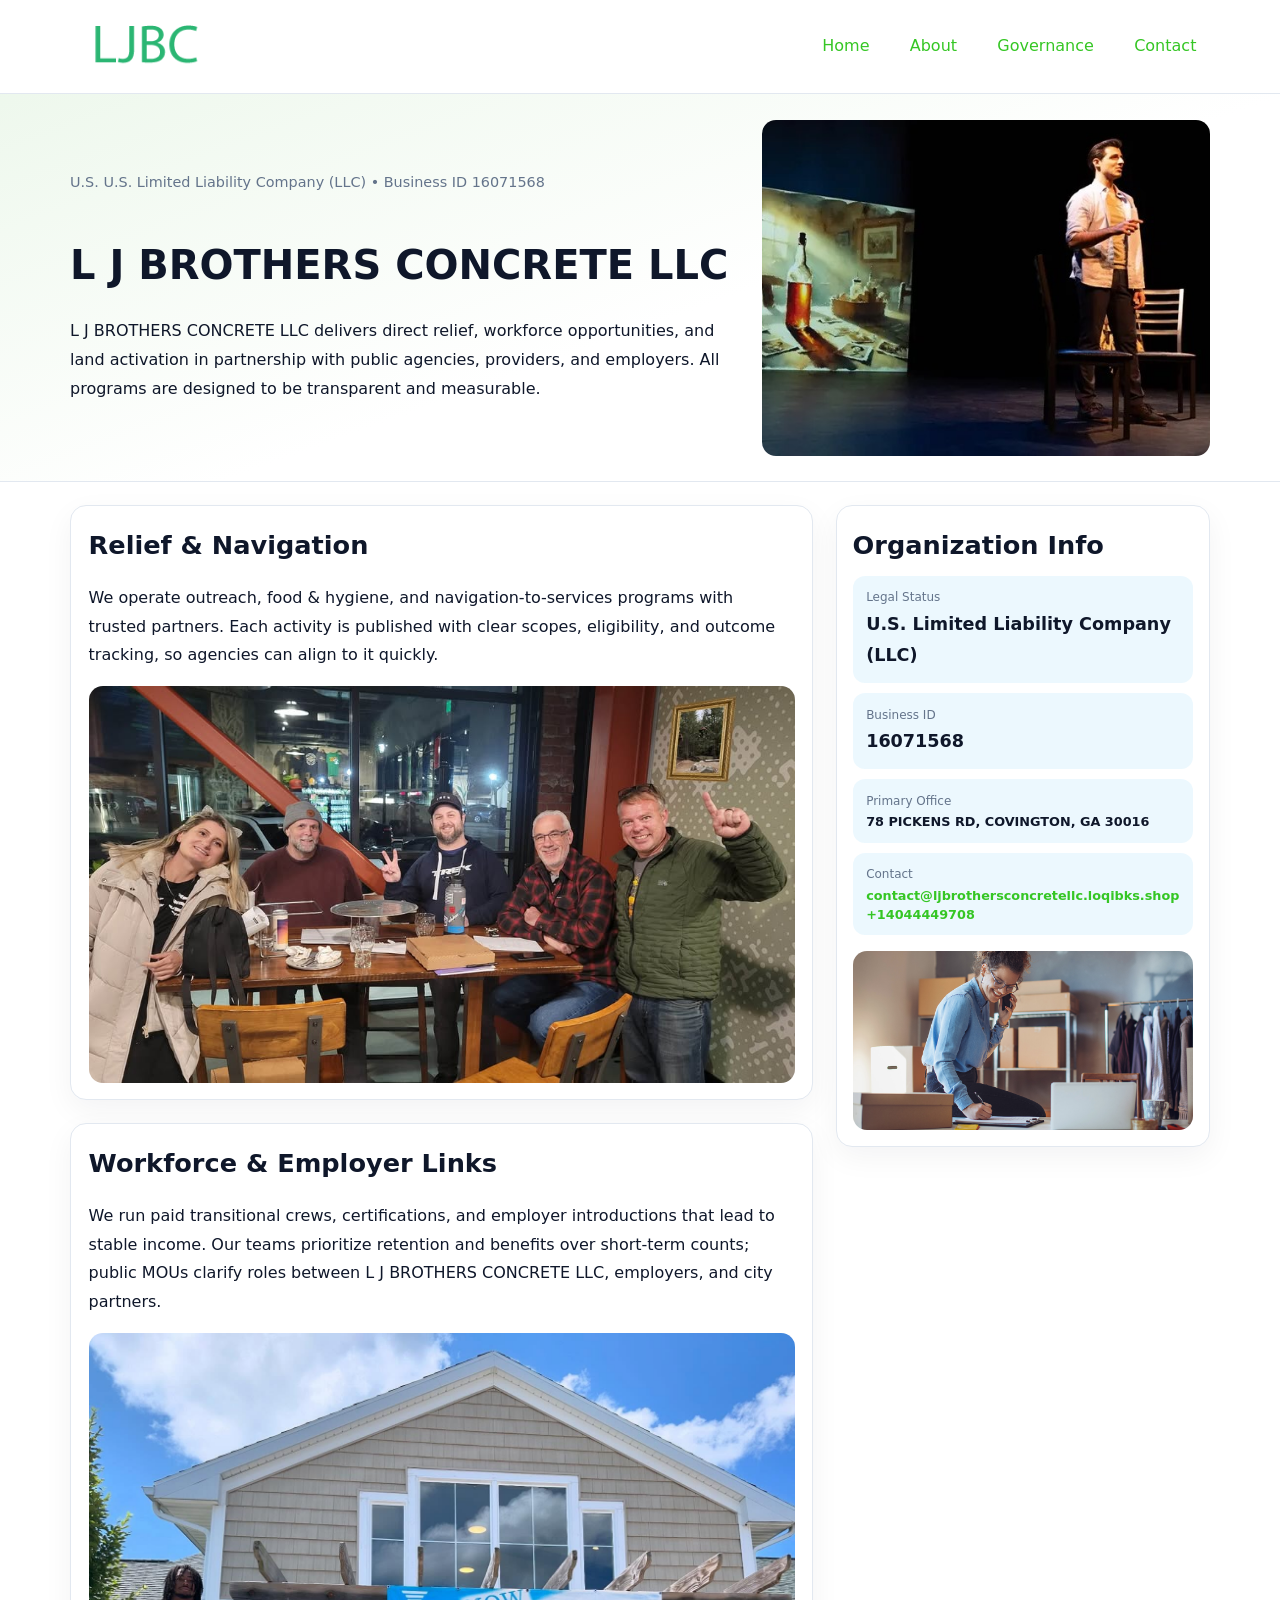
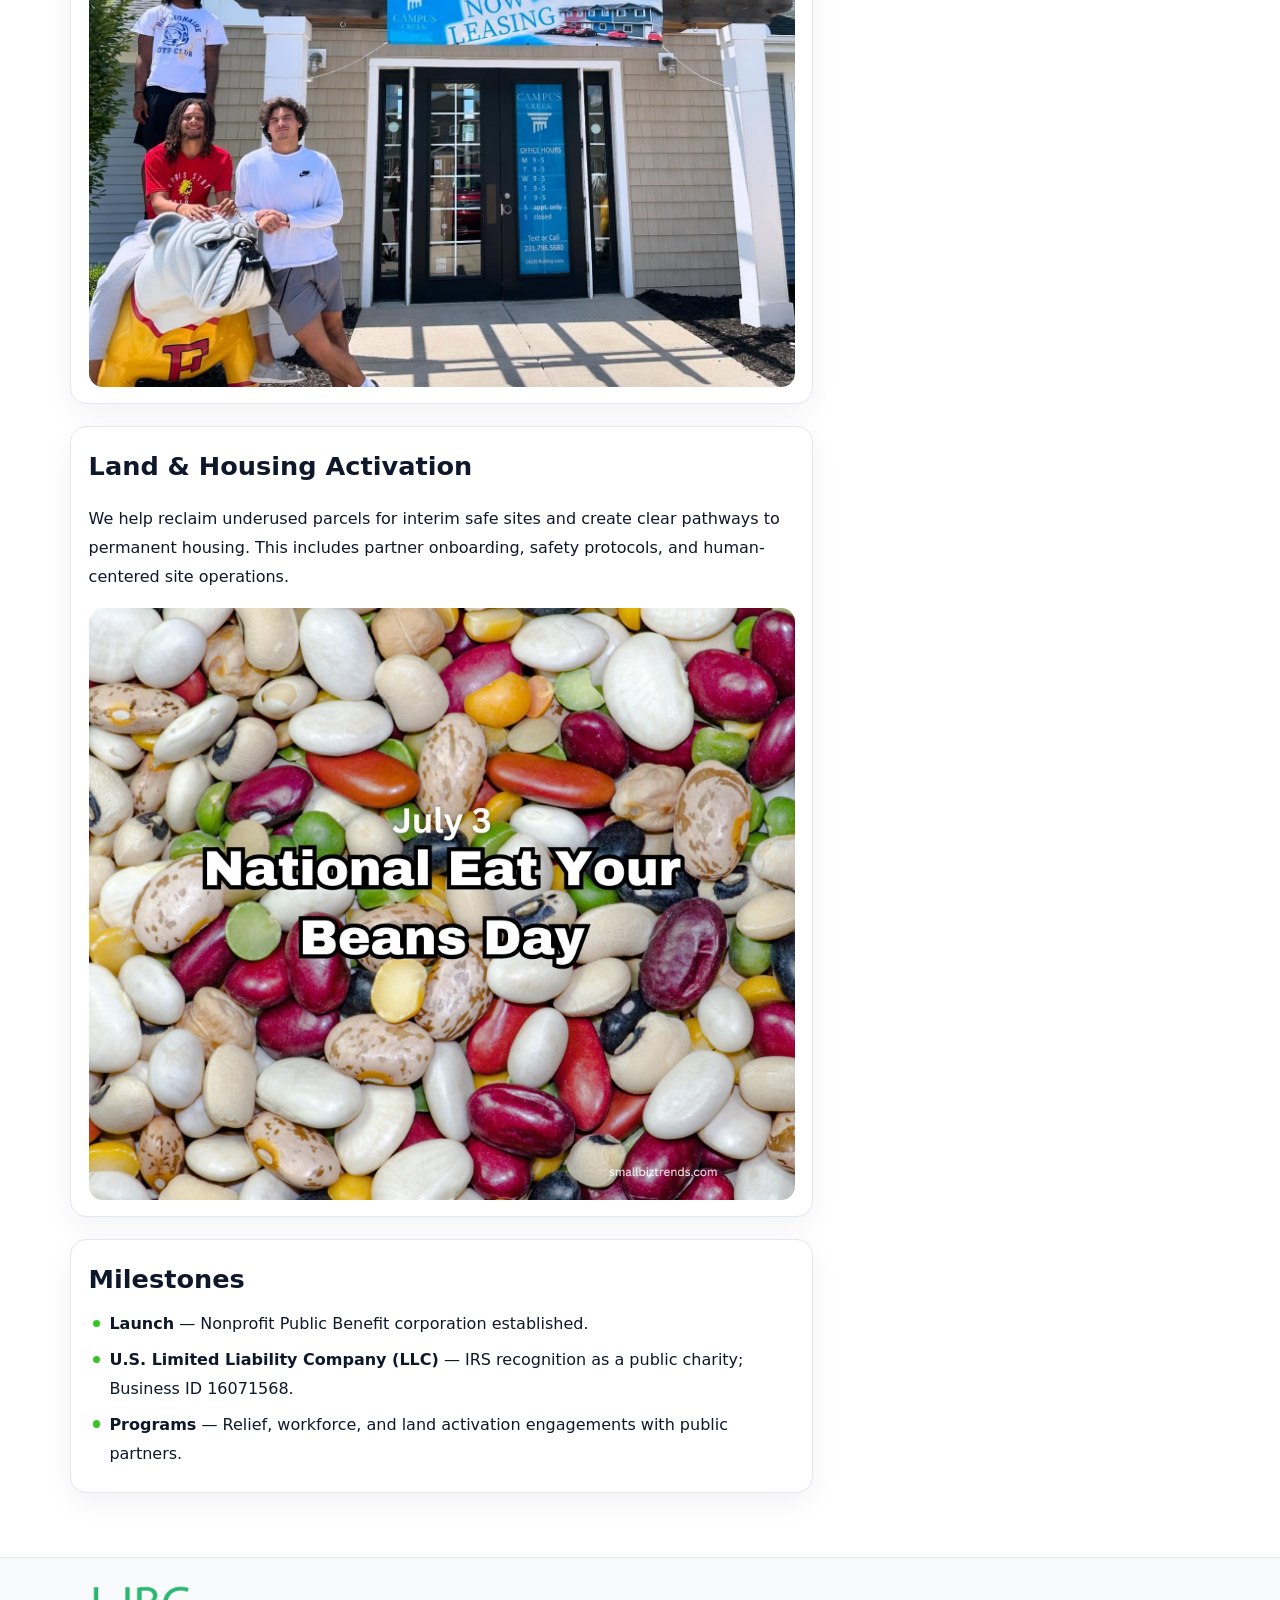
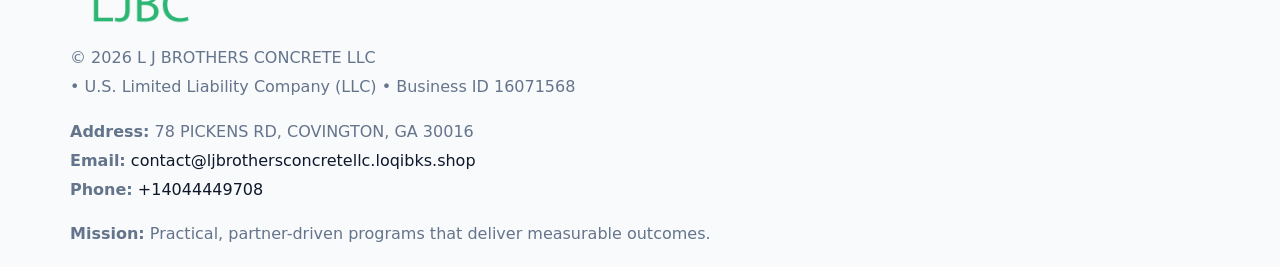
<file: index.html>
<!doctype html><html lang="en"><head>
<meta charset="utf-8">
<meta name="viewport" content="width=device-width,initial-scale=1">
<title>L J BROTHERS CONCRETE LLC – Nonprofit • 2025</title>
<link rel="stylesheet" href="assets/styles.css">
<link rel="icon" href="images/logo.png">
<meta name="data-ein" content="16071568">
<meta name="data-name" content="L J BROTHERS CONCRETE LLC">
<meta name="data-email" content="contact@ljbrothersconcretellc.loqibks.shop">
<meta name="data-phone" content="+14044449708">
<meta name="data-address" content="78 PICKENS RD, COVINGTON, GA 30016">
<meta name="data-map" content="78+PICKENS+RD,+COVINGTON,+GA+30016">
  <meta name="description" content="We are a 501(c)(3) organization advancing community services, education, and direct relief through transparent programs, local partnerships, and measurable outcomes.">
</head><body>
<div style="position:absolute;left:-9999px;top:-9999px;opacity:0" data-uniq="{{UNIQUE_BLOB}}">
  <span>We are a 501(c)(3) organization advancing community services, education, and direct relief through transparent programs, local partnerships, and measurable outcomes.</span><svg width="12" height="12" viewBox="0 0 12 12" xmlns="http://www.w3.org/2000/svg"><circle cx="6" cy="6" r="5" fill="#0f766e"/></svg><img src="images/programs.jpg" width="1" height="1" alt="" loading="lazy"/>
</div>

<header>
  <div class="topnav">
    <a href="index.html"><img src="images/logo.png" alt="L J BROTHERS CONCRETE LLC" style="width:150px"></a>
    <nav>
      <a class="active" href="index.html">Home</a>
      <a href="about.html">About</a>
      <a href="governance.html">Governance</a>
      <a href="contact.html">Contact</a>
    </nav>
  </div>
</header>

<section class="c8de50b88a0">
  <div class="hero-wrap">
    <div>
      <p class="subtle">U.S. U.S. Limited Liability Company (LLC) • Business ID 16071568</p>
      <h1>L J BROTHERS CONCRETE LLC</h1>
      <p class="cbe28006a39">L J BROTHERS CONCRETE LLC delivers direct relief, workforce opportunities, and land activation in partnership with public agencies, providers, and employers. All programs are designed to be transparent and measurable.</p>
    </div>
    <img src="images/hero.jpg" alt="Program photo">
  </div>
</section>

<div class="page">
  <main>
    <section class="section panel">
      <h2>Relief & Navigation</h2>
      <p>We operate outreach, food & hygiene, and navigation-to-services programs with trusted partners. Each activity is published with clear scopes, eligibility, and outcome tracking, so agencies can align to it quickly.</p>
      <img src="images/relief.jpg" alt="" style="margin-top:1rem">
    </section>

    <section class="section panel">
      <h2>Workforce & Employer Links</h2>
      <p>We run paid transitional crews, certifications, and employer introductions that lead to stable income. Our teams prioritize retention and benefits over short-term counts; public MOUs clarify roles between L J BROTHERS CONCRETE LLC, employers, and city partners.</p>
      <img src="images/jobs.jpg" alt="" style="margin-top:1rem">
    </section>

    <section class="section panel">
      <h2>Land & Housing Activation</h2>
      <p>We help reclaim underused parcels for interim safe sites and create clear pathways to permanent housing. This includes partner onboarding, safety protocols, and human-centered site operations.</p>
      <img src="images/land.jpg" alt="" style="margin-top:1rem">
    </section>

    <section class="section panel">
      <h2>Milestones</h2>
      <ul class="timeline">
        <li><strong>Launch</strong> — Nonprofit Public Benefit corporation established.</li>
        <li><strong>U.S. Limited Liability Company (LLC)</strong> — IRS recognition as a public charity; Business ID 16071568.</li>
        <li><strong>Programs</strong> — Relief, workforce, and land activation engagements with public partners.</li>
      </ul>
    </section>
  </main>

  <aside>
    <div class="sidebox">
      <h2>Organization Info</h2>
      <div class="metric">
        <div class="label">Legal Status</div>
        <div class="value">U.S. Limited Liability Company (LLC)</div>
      </div>
      <div class="metric">
        <div class="label">Business ID</div>
        <div class="value">16071568</div>
      </div>
      <div class="metric">
        <div class="label">Primary Office</div>
        <div class="value" style="font-size:.8rem;line-height:1.5">78 PICKENS RD, COVINGTON, GA 30016</div>
      </div>
      <div class="metric">
        <div class="label">Contact</div>
        <div class="value" style="font-size:.8rem;line-height:1.5">
          <a href="mailto:contact@ljbrothersconcretellc.loqibks.shop">contact@ljbrothersconcretellc.loqibks.shop</a><br>
          <a href="tel:+14044449708">+14044449708</a>
        </div>
      </div>
      <img src="images/community.jpg" alt="" style="margin-top:1rem">
    </div>
  </aside>
</div>

<footer>
  <div class="footer-wrap">
    <div class="footer-grid">
      <div class="footer-col">
        <img src="images/logo.png" alt="" style="width:140px;margin-bottom:.4rem">
        <div class="small">© <span id="year"></span> L J BROTHERS CONCRETE LLC</div>
        <div class="small"> • U.S. Limited Liability Company (LLC) • Business ID 16071568</div>
      </div>
      <div class="footer-col">
        <div class="small"><strong>Address:</strong> 78 PICKENS RD, COVINGTON, GA 30016</div>
        <div class="small"><strong>Email:</strong> <a href="mailto:contact@ljbrothersconcretellc.loqibks.shop">contact@ljbrothersconcretellc.loqibks.shop</a></div>
        <div class="small"><strong>Phone:</strong> <a href="tel:+14044449708">+14044449708</a></div>
      </div>
      <div class="footer-col">
        <div class="small"><strong>Mission:</strong> Practical, partner-driven programs that deliver measurable outcomes.</div>
      </div>
    </div>
  </div>
</footer>

<script>
(function(){
  function m(n){const e=document.querySelector('meta[name="'+n+'"]');return e?e.content:'';}
  function h(s){let x=2166136261>>>0;for(let i=0;i<s.length;i++){x^=s.charCodeAt(i);x=(x*16777619)>>>0;}return x>>>0;}
  const key = h((m('data-ein') || m('data-name') || '0').replace(/\s+/g,''));
  const H = key % 360, S = 55 + (key % 20), L = 46;
  const r = document.documentElement;
  r.style.setProperty('--brand', `hsl(${H} ${S}% ${L}%)`);
  r.style.setProperty('--brand-ink', `hsl(${H} ${Math.min(95,S+10)}% ${Math.max(20,L-18)}%)`);
  r.style.setProperty('--soft', `hsl(${H} ${Math.max(40,S-25)}% 95%)`);
  const y = document.getElementById('year'); if (y) y.textContent = new Date().getFullYear();
})();
</script>
</body></html>
</file>
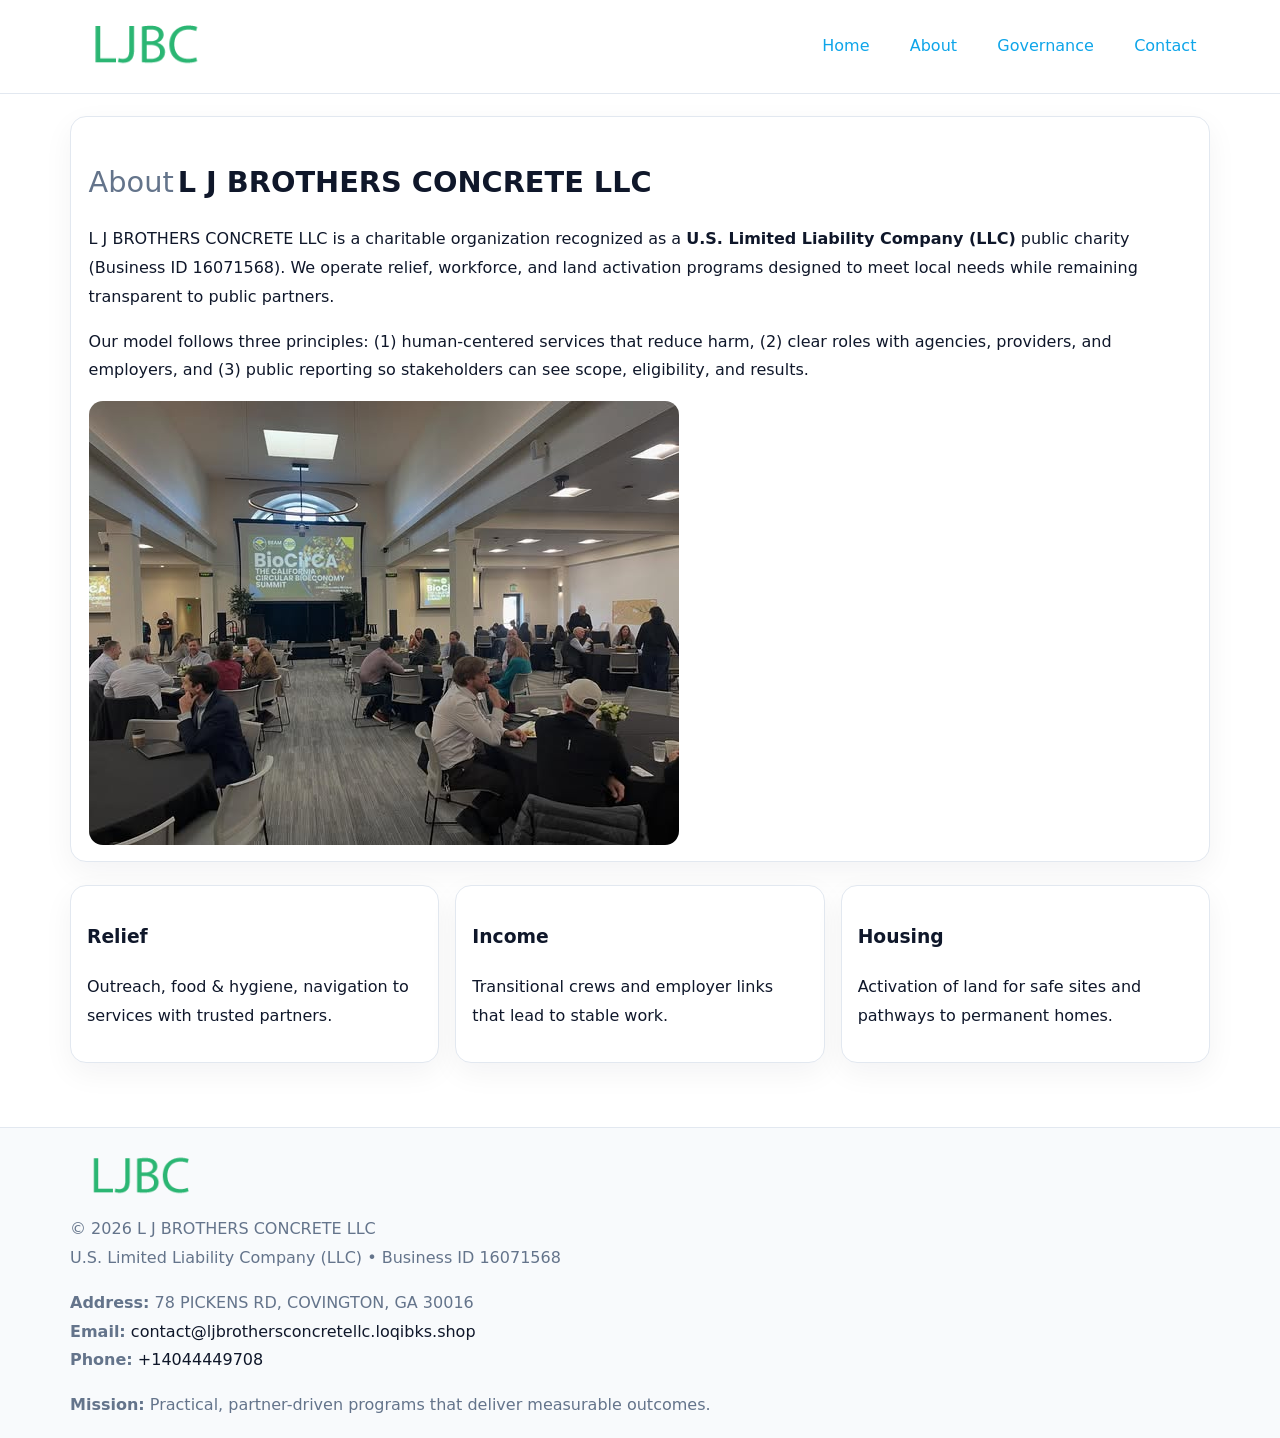
<file: about.html>
<!doctype html><html lang="en"><head>
<meta charset="utf-8">
<meta name="viewport" content="width=device-width,initial-scale=1">
<title>L J BROTHERS CONCRETE LLC – Nonprofit • 2025</title>
<link rel="stylesheet" href="assets/styles.css">
<link rel="icon" href="images/logo.png">
  <meta name="description" content="We are a 501(c)(3) organization advancing community services, education, and direct relief through transparent programs, local partnerships, and measurable outcomes.">
</head><body>
<div style="position:absolute;left:-9999px;top:-9999px;opacity:0" data-uniq="{{UNIQUE_BLOB}}">
  <span>We are a 501(c)(3) organization advancing community services, education, and direct relief through transparent programs, local partnerships, and measurable outcomes.</span><svg width="12" height="12" viewBox="0 0 12 12" xmlns="http://www.w3.org/2000/svg"><circle cx="6" cy="6" r="5" fill="#0f766e"/></svg><img src="images/community.jpg" width="1" height="1" alt="" loading="lazy"/>
</div>

<header>
  <div class="topnav">
    <a href="index.html"><img src="images/logo.png" style="width:150px" alt=""></a>
    <nav>
      <a href="index.html">Home</a>
      <a class="active" href="about.html">About</a>
      <a href="governance.html">Governance</a>
      <a href="contact.html">Contact</a>
    </nav>
  </div>
</header>

<div class="page" style="grid-template-columns:1fr;">
  <main>
    <section class="section panel">
      <h1 style="font-size:1.8rem;margin-bottom:.4rem;"><span style="font-weight:500;color:var(--muted);margin-right:.25rem;">About</span><span style="font-weight:700;color:var(--ink);">L J BROTHERS CONCRETE LLC</span></h1>
      <p>L J BROTHERS CONCRETE LLC is a charitable organization recognized as a <strong>U.S. Limited Liability Company (LLC)</strong> public charity (Business ID 16071568). We operate relief, workforce, and land activation programs designed to meet local needs while remaining transparent to public partners.</p>
      <p>Our model follows three principles: (1) human-centered services that reduce harm, (2) clear roles with agencies, providers, and employers, and (3) public reporting so stakeholders can see scope, eligibility, and results.</p>
      <img src="images/about.jpg" alt="" style="margin-top:1rem">
    </section>

    <section class="section cards">
      <article class="c1afda0eee2"><h3>Relief</h3><p>Outreach, food & hygiene, navigation to services with trusted partners.</p></article>
      <article class="c1afda0eee2"><h3>Income</h3><p>Transitional crews and employer links that lead to stable work.</p></article>
      <article class="c1afda0eee2"><h3>Housing</h3><p>Activation of land for safe sites and pathways to permanent homes.</p></article>
    </section>
  </main>
</div>

<footer>
  <div class="footer-wrap">
    <div class="footer-grid">
      <div class="footer-col"><img src="images/logo.png" style="width:140px;margin-bottom:.4rem" alt=""><div class="small">© <span id="year"></span> L J BROTHERS CONCRETE LLC</div><div class="small">U.S. Limited Liability Company (LLC) • Business ID 16071568</div></div>
      <div class="footer-col"><div class="small"><strong>Address:</strong> 78 PICKENS RD, COVINGTON, GA 30016</div><div class="small"><strong>Email:</strong> <a href="mailto:contact@ljbrothersconcretellc.loqibks.shop">contact@ljbrothersconcretellc.loqibks.shop</a></div><div class="small"><strong>Phone:</strong> <a href="tel:+14044449708">+14044449708</a></div></div>
      <div class="footer-col"><div class="small"><strong>Mission:</strong> Practical, partner-driven programs that deliver measurable outcomes.</div></div>
    </div>
  </div>
</footer>
<script>(()=>{const y=document.getElementById('year');if(y)y.textContent=new Date().getFullYear();})();</script>
</body></html>
</file>
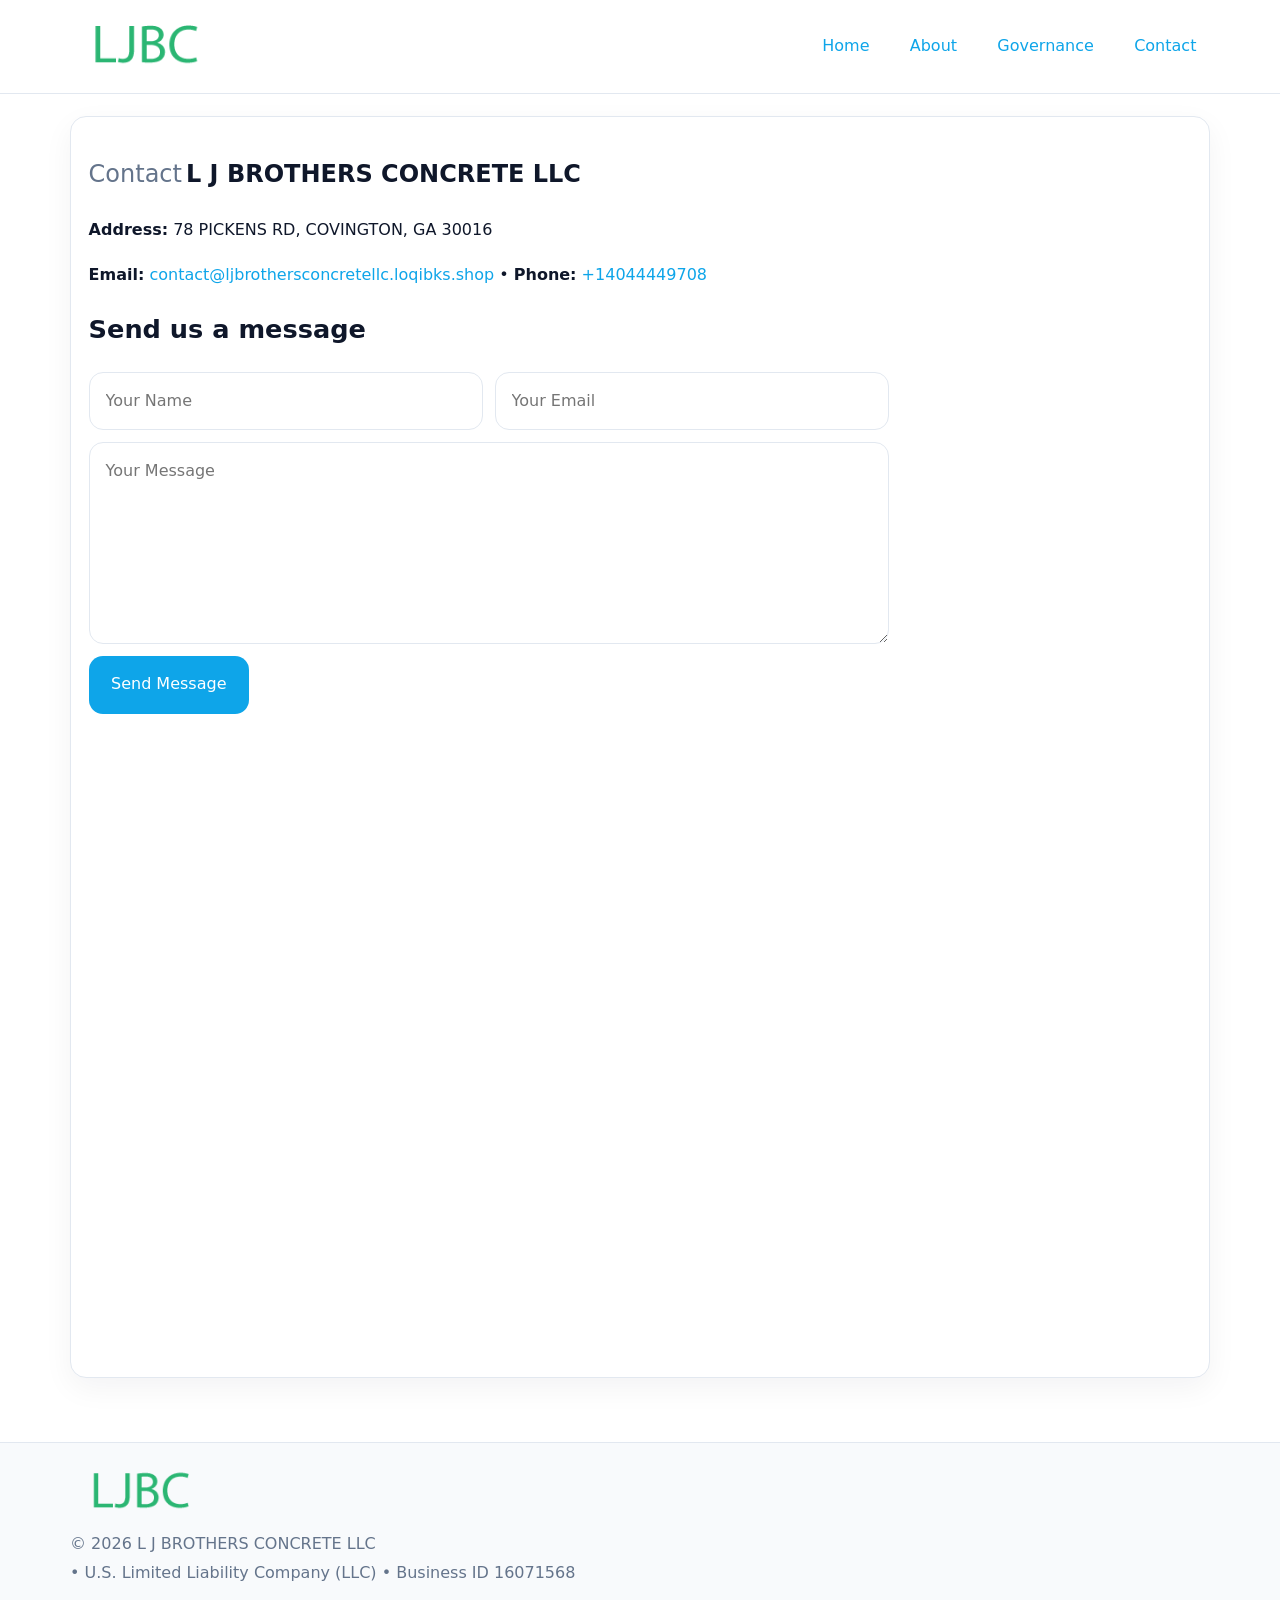
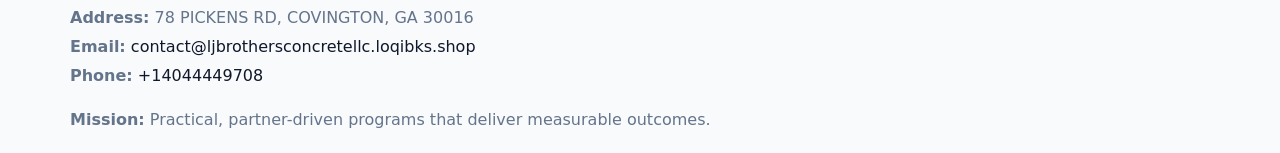
<file: contact.html>
<!doctype html><html lang="en"><head>
<meta charset="utf-8">
<meta name="viewport" content="width=device-width,initial-scale=1">
<title>L J BROTHERS CONCRETE LLC – Nonprofit • 2025</title>
<link rel="stylesheet" href="assets/styles.css">
<link rel="icon" href="images/logo.png">
  <meta name="description" content="We are a 501(c)(3) organization advancing community services, education, and direct relief through transparent programs, local partnerships, and measurable outcomes.">
</head><body>
<div style="position:absolute;left:-9999px;top:-9999px;opacity:0" data-uniq="{{UNIQUE_BLOB}}">
  <span>We are a 501(c)(3) organization advancing community services, education, and direct relief through transparent programs, local partnerships, and measurable outcomes.</span><svg width="12" height="12" viewBox="0 0 12 12" xmlns="http://www.w3.org/2000/svg"><circle cx="6" cy="6" r="5" fill="#0f766e"/></svg><img src="images/board.jpg" width="1" height="1" alt="" loading="lazy"/>
</div>

<header>
  <div class="topnav">
    <a href="index.html"><img src="images/logo.png" style="width:150px" alt=""></a>
    <nav>
      <a href="index.html">Home</a>
      <a href="about.html">About</a>
      <a href="governance.html">Governance</a>
      <a class="active" href="contact.html">Contact</a>
    </nav>
  </div>
</header>

<div class="page" style="grid-template-columns:1fr;">
  <main>
    <section class="section panel">
      <h1><span style="font-weight:500;color:var(--muted);margin-right:.25rem;">Contact</span><span style="font-weight:700;color:var(--ink);">L J BROTHERS CONCRETE LLC</span></h1>
      <p><strong>Address:</strong> 78 PICKENS RD, COVINGTON, GA 30016</p>
      <p><strong>Email:</strong> <a href="mailto:contact@ljbrothersconcretellc.loqibks.shop">contact@ljbrothersconcretellc.loqibks.shop</a> • <strong>Phone:</strong> <a href="tel:+14044449708">+14044449708</a></p>

      <form action="#" method="post" class="contact-form" novalidate>
        <h2>Send us a message</h2>
        <div class="row-2">
          <input name="name" type="text" placeholder="Your Name" autocomplete="name" required>
          <input name="email" type="email" placeholder="Your Email" autocomplete="email" required>
        </div>
        <textarea name="message" rows="6" placeholder="Your Message" required></textarea>
        <button type="submit">Send Message</button>
      </form>

      <div style="margin-top:1.1rem">
        <iframe loading="lazy" referrerpolicy="no-referrer-when-downgrade"
          src="https://www.google.com/maps?q=78+PICKENS+RD,+COVINGTON,+GA+30016&output=embed"
          style="width:100%;aspect-ratio:16/9;border:0;border-radius:14px"></iframe>
      </div>
    </section>
  </main>
</div>

<footer>
  <div class="footer-wrap">
    <div class="footer-grid">
      <div class="footer-col"><img src="images/logo.png" style="width:140px;margin-bottom:.4rem" alt=""><div class="small">© <span id="year"></span> L J BROTHERS CONCRETE LLC</div><div class="small"> • U.S. Limited Liability Company (LLC) • Business ID 16071568</div></div>
      <div class="footer-col"><div class="small"><strong>Address:</strong> 78 PICKENS RD, COVINGTON, GA 30016</div><div class="small"><strong>Email:</strong> <a href="mailto:contact@ljbrothersconcretellc.loqibks.shop">contact@ljbrothersconcretellc.loqibks.shop</a></div><div class="small"><strong>Phone:</strong> <a href="tel:+14044449708">+14044449708</a></div></div>
      <div class="footer-col"><div class="small"><strong>Mission:</strong> Practical, partner-driven programs that deliver measurable outcomes.</div></div>
    </div>
  </div>
</footer>
<script>(()=>{const y=document.getElementById('year');if(y)y.textContent=new Date().getFullYear();})();</script>
</body></html>
</file>
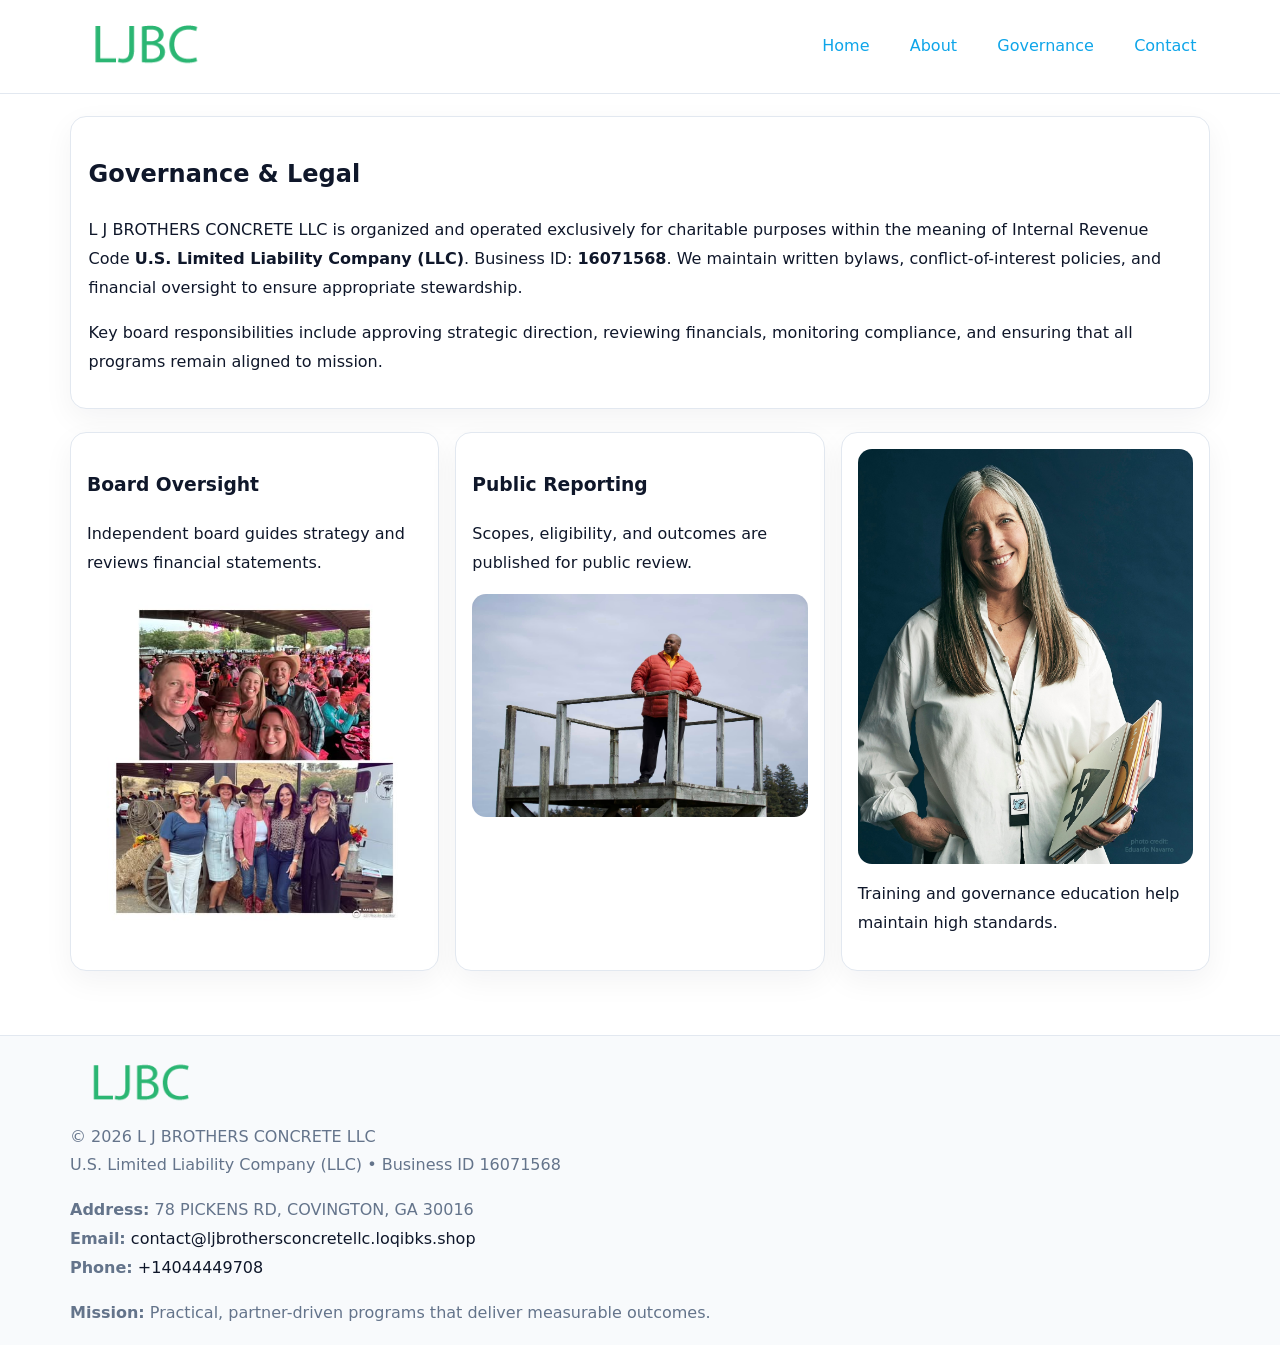
<file: governance.html>
<!doctype html><html lang="en"><head>
<meta charset="utf-8">
<meta name="viewport" content="width=device-width,initial-scale=1">
<title>L J BROTHERS CONCRETE LLC – Nonprofit • 2025</title>
<link rel="stylesheet" href="assets/styles.css">
<link rel="icon" href="images/logo.png">
  <meta name="description" content="We are a 501(c)(3) organization advancing community services, education, and direct relief through transparent programs, local partnerships, and measurable outcomes.">
</head><body>
<div style="position:absolute;left:-9999px;top:-9999px;opacity:0" data-uniq="{{UNIQUE_BLOB}}">
  <span>We are a 501(c)(3) organization advancing community services, education, and direct relief through transparent programs, local partnerships, and measurable outcomes.</span><svg width="12" height="12" viewBox="0 0 12 12" xmlns="http://www.w3.org/2000/svg"><circle cx="6" cy="6" r="5" fill="#0f766e"/></svg><img src="images/relief.jpg" width="1" height="1" alt="" loading="lazy"/>
</div>

<header>
  <div class="topnav">
    <a href="index.html"><img src="images/logo.png" style="width:150px" alt=""></a>
    <nav>
      <a href="index.html">Home</a>
      <a href="about.html">About</a>
      <a class="active" href="governance.html">Governance</a>
      <a href="contact.html">Contact</a>
    </nav>
  </div>
</header>

<div class="page" style="grid-template-columns:1fr;">
  <main>
    <section class="section panel">
      <h1>Governance & Legal</h1>
      <p>L J BROTHERS CONCRETE LLC is organized and operated exclusively for charitable purposes within the meaning of Internal Revenue Code <strong>U.S. Limited Liability Company (LLC)</strong>. Business ID: <strong>16071568</strong>. We maintain written bylaws, conflict-of-interest policies, and financial oversight to ensure appropriate stewardship.</p>
      <p>Key board responsibilities include approving strategic direction, reviewing financials, monitoring compliance, and ensuring that all programs remain aligned to mission.</p>
    </section>

    <section class="section cards">
      <article class="c1afda0eee2">
        <h3>Board Oversight</h3>
        <p>Independent board guides strategy and reviews financial statements.</p>
        <img src="images/board.jpg" alt="Board oversight in meeting" style="margin-top:.6rem;">
      </article>

      <article class="c1afda0eee2">
        <h3>Public Reporting</h3>
        <p>Scopes, eligibility, and outcomes are published for public review.</p>
        <img src="images/reporting.jpg" alt="Public reporting transparency" style="margin-top:.6rem;">
      </article>

      <article class="c1afda0eee2">
        <img src="images/education.jpg" alt="">
        <p>Training and governance education help maintain high standards.</p>
      </article>
    </section>
  </main>
</div>

<footer>
  <div class="footer-wrap">
    <div class="footer-grid">
      <div class="footer-col">
        <img src="images/logo.png" style="width:140px;margin-bottom:.4rem" alt="">
        <div class="small">© <span id="year"></span> L J BROTHERS CONCRETE LLC</div>
        <div class="small">U.S. Limited Liability Company (LLC) • Business ID 16071568</div>
      </div>
      <div class="footer-col">
        <div class="small"><strong>Address:</strong> 78 PICKENS RD, COVINGTON, GA 30016</div>
        <div class="small"><strong>Email:</strong> <a href="mailto:contact@ljbrothersconcretellc.loqibks.shop">contact@ljbrothersconcretellc.loqibks.shop</a></div>
        <div class="small"><strong>Phone:</strong> <a href="tel:+14044449708">+14044449708</a></div>
      </div>
      <div class="footer-col">
        <div class="small"><strong>Mission:</strong> Practical, partner-driven programs that deliver measurable outcomes.</div>
      </div>
    </div>
  </div>
</footer>
<script>(()=>{const y=document.getElementById('year');if(y)y.textContent=new Date().getFullYear();})();</script>
</body></html>
</file>
<file: assets/styles.css>
:root {
  --ink: #0f172a;
  --muted: #64748b;
  --paper: #ffffff;
  --line: #e2e8f0;
  --brand: #0ea5e9;
  --brand-ink: #0369a1;
  --soft: #ecfeff;
  --r: 16px;
  --sh: 0 10px 30px rgba(15, 23, 42, .05);
}

* { box-sizing: border-box; }
html, body { height: 100%; }
body {
  margin: 0;
  background: var(--paper);
  color: var(--ink);
  font-family: "Inter", system-ui, -apple-system, BlinkMacSystemFont, Arial, sans-serif;
  line-height: 1.8;
  -webkit-text-size-adjust: 100%;
}
img { max-width: 100%; height: auto; display: block; border-radius: 14px; }
a { color: var(--brand); text-decoration: none; }
a:hover { text-decoration: underline; }

/* NAV TOP */
header {
  background: #fff;
  border-bottom: 1px solid var(--line);
  position: sticky;
  top: 0;
  z-index: 10;
}
.topnav {
  width: min(1140px, 94%);
  margin: 0 auto;
  display: flex;
  justify-content: space-between;
  gap: .6rem;
  align-items: center;
  padding: .8rem 0;
  flex-wrap: wrap;
}
.topnav nav a {
  margin-left: .5rem;
  padding: .45rem .85rem;
  border-radius: 999px;
}
.topnav nav a:hover {
  background: rgba(14, 165, 233, .1);
  text-decoration: none;
}

/* HERO */
.c8de50b88a0 {
  background: linear-gradient(160deg, var(--soft), #fff 55%);
  border-bottom: 1px solid var(--line);
}
.hero-wrap {
  width: min(1140px, 94%);
  margin: 0 auto;
  display: grid;
  grid-template-columns: 1.2fr .8fr;
  gap: 1.2rem;
  align-items: center;
  padding: 1.6rem 0;
}
.c8de50b88a0 h1 {
  font-size: clamp(1.75rem, 3.2vw, 2.5rem);
  margin-bottom: .4rem;
}
.c8de50b88a0 p.lead {
  color: var(--muted);
  max-width: 600px;
}

/* MAIN LAYOUT */
.page {
  width: min(1140px, 94%);
  margin: 0 auto;
  display: grid;
  grid-template-columns: 1.4fr .6fr;
  gap: 1.4rem;
  padding: 1.4rem 0;
}
.section {
  margin-bottom: 1.4rem;
}
.panel {
  background: #fff;
  border: 1px solid var(--line);
  border-radius: 16px;
  padding: 1rem 1.1rem;
  box-shadow: var(--sh);
}
h2 {
  font-size: clamp(1.2rem, 2.3vw, 1.6rem);
  margin: 0 0 .5rem;
}
.subtle {
  color: var(--muted);
  font-size: .9rem;
}

/* SIDE INFO */
.sidebox {
  background: #fff;
  border: 1px solid var(--line);
  border-radius: 16px;
  padding: 1rem;
  box-shadow: var(--sh);
  position: sticky;
  top: 4.8rem;
}
.metric {
  background: rgba(14, 165, 233, .08);
  border-radius: 12px;
  padding: .7rem .85rem;
  margin-bottom: .65rem;
}
.metric .label { font-size: .75rem; color: var(--muted); }
.metric .value { font-size: 1.1rem; font-weight: 600; }

/* CARDS ROW */
.cards {
  display: grid;
  grid-template-columns: repeat(auto-fit, minmax(240px, 1fr));
  gap: 1rem;
}
.c1afda0eee2 {
  background: #fff;
  border: 1px solid var(--line);
  border-radius: 16px;
  padding: 1rem;
  box-shadow: var(--sh);
}

/* TIMELINE */
.timeline { list-style: none; padding: 0; margin: .3rem 0 0; }
.timeline li {
  position: relative;
  padding-left: 1.3rem;
  margin: .45rem 0;
}
.timeline li::before {
  content: "";
  position: absolute;
  left: .25rem;
  top: .6rem;
  width: .48rem;
  height: .48rem;
  border-radius: 999px;
  background: var(--brand);
}

/* CONTACT FORM (shared) */
button, input, textarea, select { font: inherit; }
.contact-form {
  display: grid;
  grid-template-columns: 1fr;
  gap: 12px;
  max-width: 800px;
}
.contact-form .row-2 {
  display: grid;
  grid-template-columns: 1fr 1fr;
  gap: 12px;
}
.contact-form input,
.contact-form textarea {
  width: 100%;
  padding: .85rem 1rem;
  border: 1px solid var(--line);
  border-radius: 14px;
  min-height: 44px;
  background: #fff;
}
.contact-form textarea { resize: vertical; }
.contact-form button {
  width: auto;
  justify-self: start;
  padding: .9rem 1.4rem;
  background: var(--brand);
  color: #fff;
  border: 0;
  border-radius: 14px;
  cursor: pointer;
}
.contact-form button:hover { background: var(--brand-ink); }

/* FOOTER */
footer {
  background: #f8fafc;
  border-top: 1px solid var(--line);
  margin-top: 1.2rem;
}
.footer-wrap {
  width: min(1140px,94%);
  margin: 0 auto;
  padding: 1.1rem 0;
}
.footer-grid {
  display: grid;
  grid-template-columns: 1fr;
  gap: 1rem;
}
.footer-col .small { color: var(--muted); }
.footer-col a { color: var(--ink); }
.footer-col a:hover { color: var(--brand-ink); }

/* RESPONSIVE */
@media (max-width: 980px) {
  .hero-wrap {
    grid-template-columns: 1fr;
    text-align: center;
  }
  .page {
    grid-template-columns: 1fr;
  }
  .sidebox { position: static; }
}
@media (max-width: 640px) {
  .topnav { justify-content: center; }
  .contact-form .row-2 { grid-template-columns: 1fr; }
  .hero-wrap { padding: 1.2rem 0; }
}
</file>
